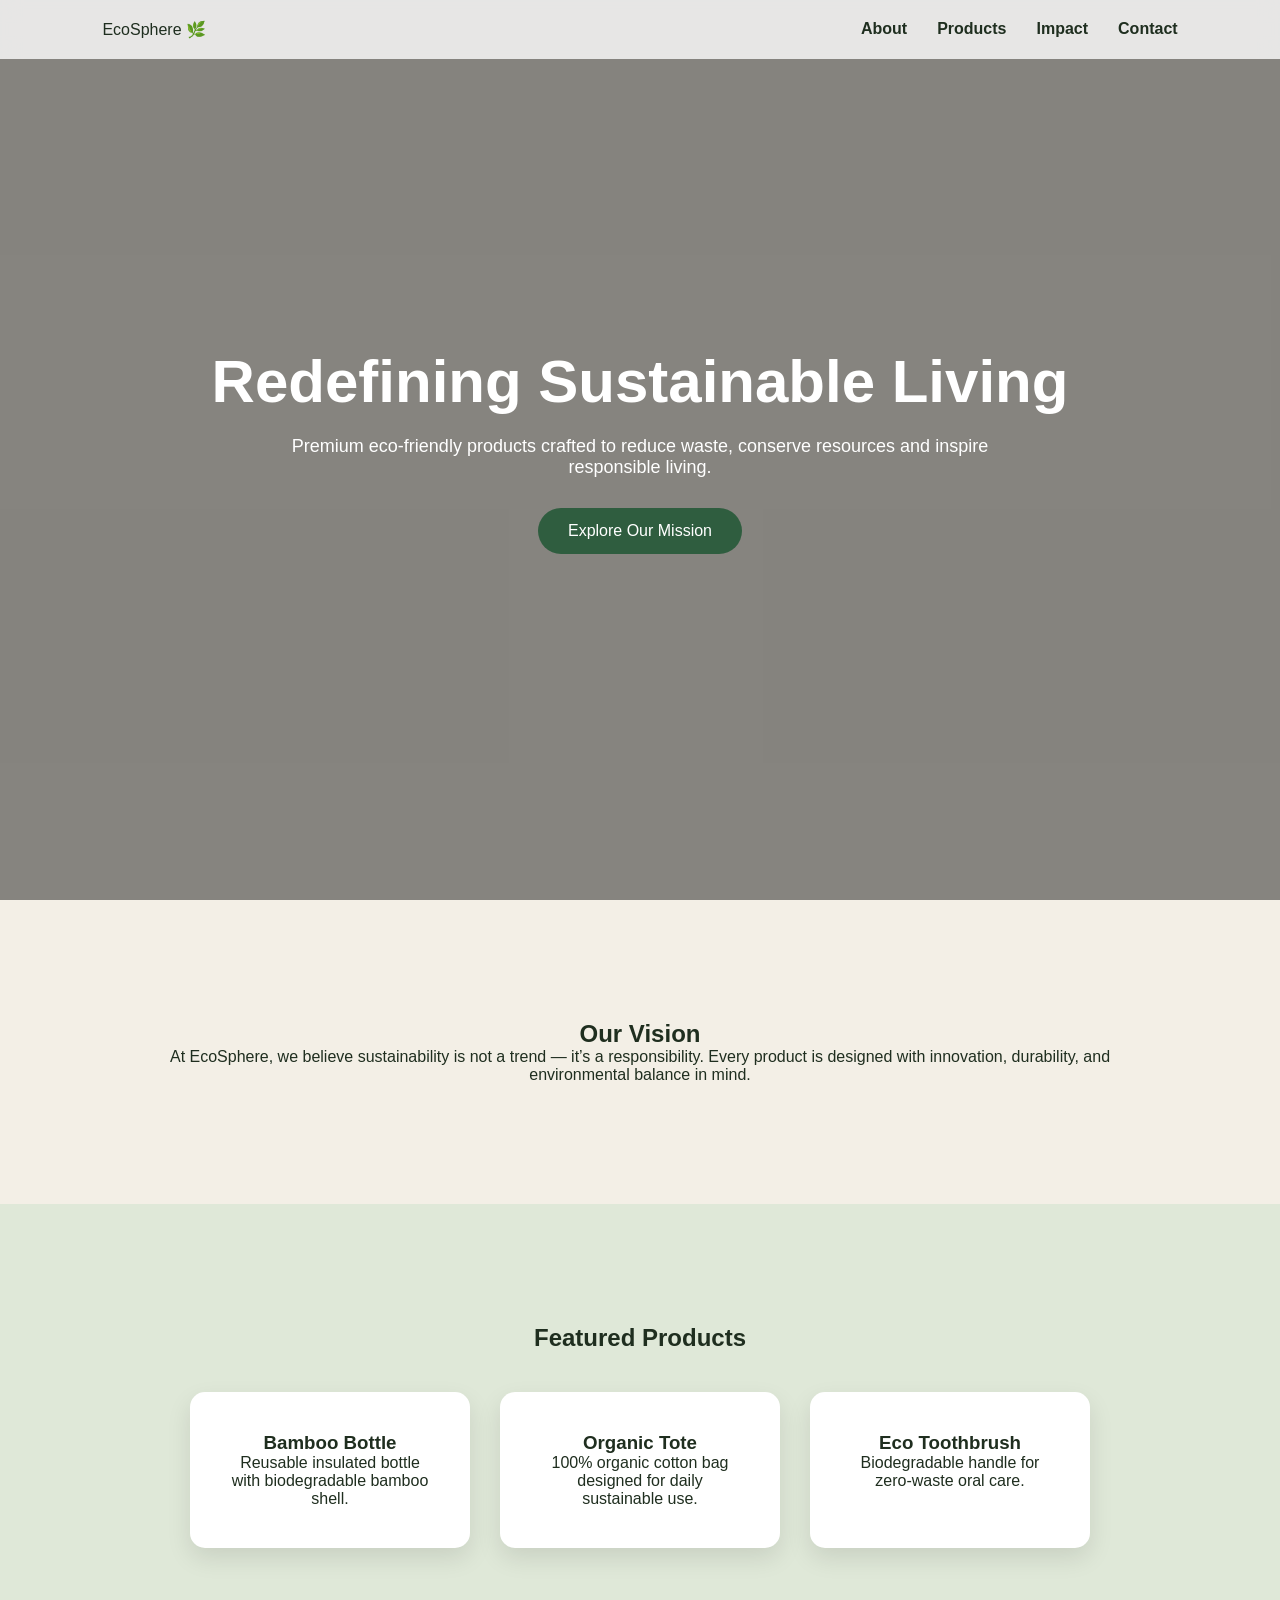
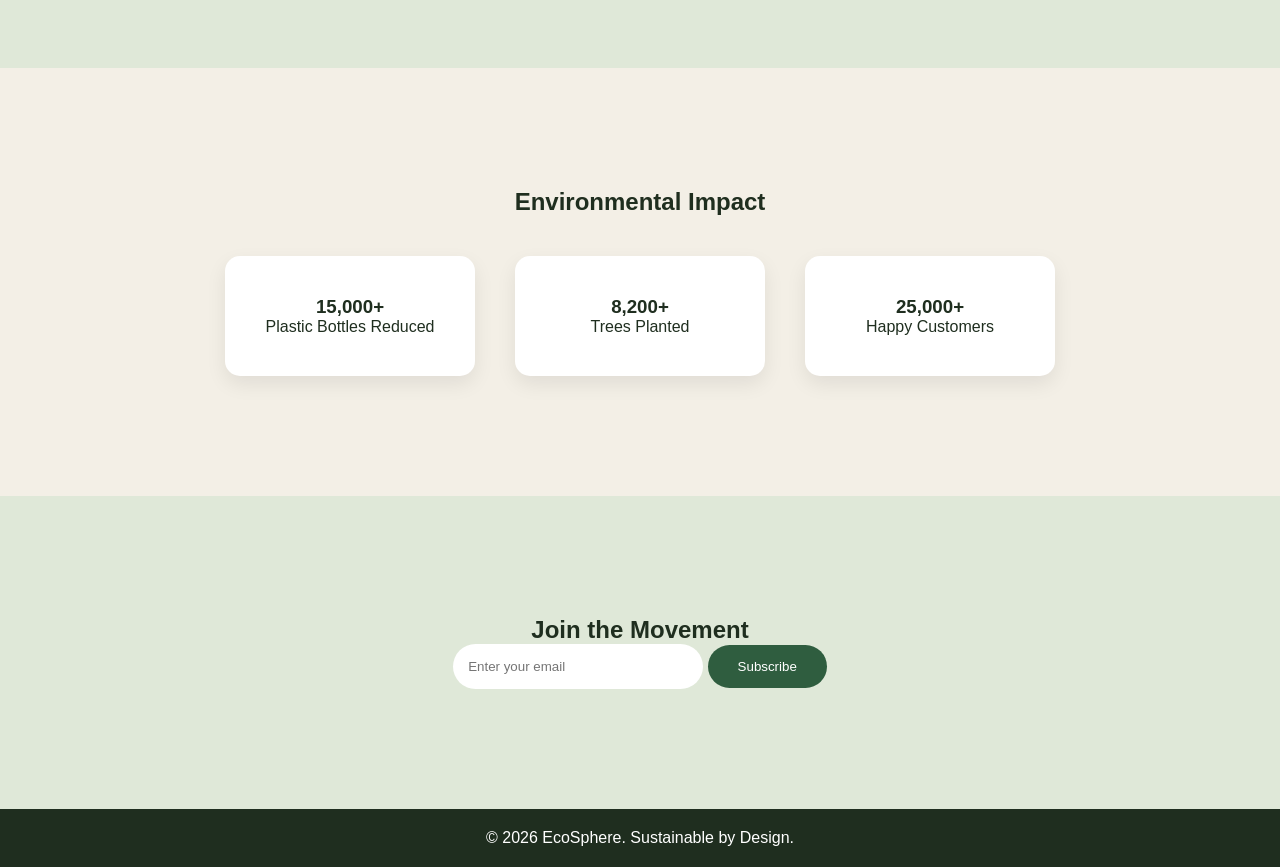
<file: Task2/index.html>
<!DOCTYPE html>
<html lang="en">
<head>
<meta charset="UTF-8">
<meta name="viewport" content="width=device-width, initial-scale=1.0">
<title>EcoSphere</title>
<link rel="stylesheet" href="style.css">
</head>
<body>

<nav class="navbar">
    <div class="logo">EcoSphere 🌿</div>
    <ul>
        <li><a href="#about">About</a></li>
        <li><a href="#products">Products</a></li>
        <li><a href="#impact">Impact</a></li>
        <li><a href="#contact">Contact</a></li>
    </ul>
</nav>

<section class="hero" id="hero">
    <div class="hero-bg" id="heroBg"></div>
    <div class="hero-content" id="heroContent">
        <h1>Redefining Sustainable Living</h1>
        <p>
            Premium eco-friendly products crafted to reduce waste,
            conserve resources and inspire responsible living.
        </p>
        <a href="#about" class="btn">Explore Our Mission</a>
    </div>
</section>

<section id="about" class="section reveal">
    <h2>Our Vision</h2>
    <p>
        At EcoSphere, we believe sustainability is not a trend —
        it’s a responsibility. Every product is designed with
        innovation, durability, and environmental balance in mind.
    </p>
</section>

<section id="products" class="section alt reveal">
    <h2>Featured Products</h2>
    <div class="cards">
        <div class="card">
            <h3>Bamboo Bottle</h3>
            <p>Reusable insulated bottle with biodegradable bamboo shell.</p>
        </div>
        <div class="card">
            <h3>Organic Tote</h3>
            <p>100% organic cotton bag designed for daily sustainable use.</p>
        </div>
        <div class="card">
            <h3>Eco Toothbrush</h3>
            <p>Biodegradable handle for zero-waste oral care.</p>
        </div>
    </div>
</section>

<section id="impact" class="section reveal">
    <h2>Environmental Impact</h2>
    <div class="impact-grid">
        <div class="impact-box">
            <h3>15,000+</h3>
            <p>Plastic Bottles Reduced</p>
        </div>
        <div class="impact-box">
            <h3>8,200+</h3>
            <p>Trees Planted</p>
        </div>
        <div class="impact-box">
            <h3>25,000+</h3>
            <p>Happy Customers</p>
        </div>
    </div>
</section>

<section id="contact" class="section alt reveal">
    <h2>Join the Movement</h2>
    <div class="subscribe">
        <input type="email" placeholder="Enter your email">
        <button class="btn">Subscribe</button>
    </div>
</section>

<footer>
    © 2026 EcoSphere. Sustainable by Design.
</footer>

<script>

// Smooth scroll
document.querySelectorAll('a[href^="#"]').forEach(anchor => {
    anchor.addEventListener("click", function(e) {
        e.preventDefault();
        document.querySelector(this.getAttribute("href"))
            .scrollIntoView({ behavior: "smooth" });
    });
});

// Scroll reveal
const reveals = document.querySelectorAll(".reveal");
window.addEventListener("scroll", () => {
    reveals.forEach((el) => {
        const top = el.getBoundingClientRect().top;
        if (top < window.innerHeight - 100) {
            el.classList.add("active");
        }
    });
});

// HERO animation reset logic
const heroBg = document.getElementById("heroBg");

window.addEventListener("scroll", () => {
    if (window.scrollY === 0) {
        heroBg.classList.remove("zoomed");
        void heroBg.offsetWidth;
        heroBg.classList.add("zoomed");
    } else {
        heroBg.classList.remove("zoomed");
    }
});

window.onload = () => {
    heroBg.classList.add("zoomed");
};

</script>

</body>
</html>
</file>
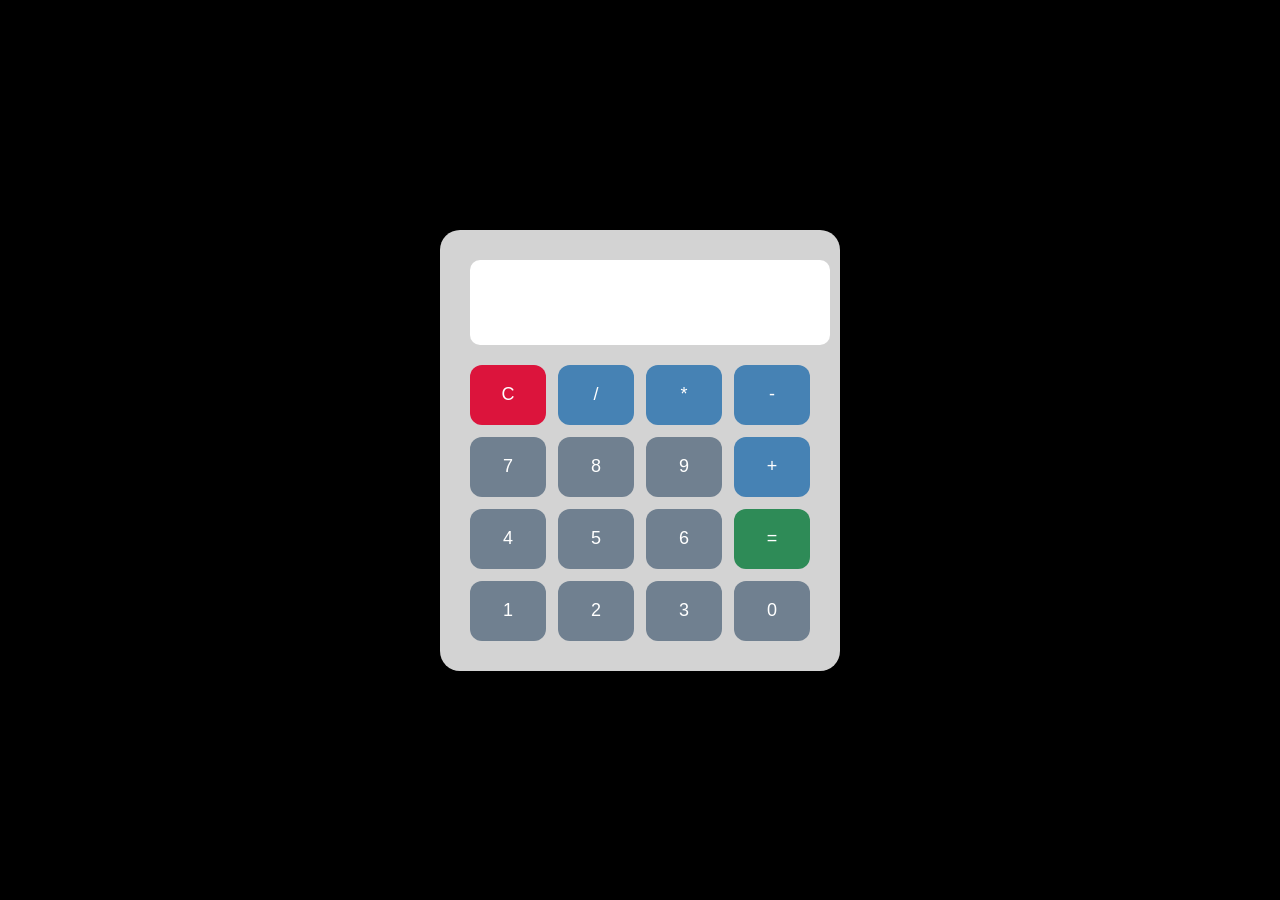
<file: Task3/index.html>
<!DOCTYPE html>
<html>
<head>
    <title>Calculator</title>
    <link rel="stylesheet" href="style.css">
</head>
<body>

<div class="calculator">

    <input type="text" id="display" readonly>

    <div class="buttons">

        <button class="clear">C</button>
        <button class="operator">/</button>
        <button class="operator">*</button>
        <button class="operator">-</button>

        <button>7</button>
        <button>8</button>
        <button>9</button>
        <button class="operator">+</button>

        <button>4</button>
        <button>5</button>
        <button>6</button>
        <button class="equal">=</button>

        <button>1</button>
        <button>2</button>
        <button>3</button>
        <button>0</button>

    </div>

</div>

<script src="script.js"></script>
</body>
</html>
</file>
<file: Task2/style.css>
* {
    margin: 0;
    padding: 0;
    box-sizing: border-box;
    font-family: 'Poppins', sans-serif;
}

html {
    scroll-behavior: smooth;
}

body {
    background: #f3efe6;
    color: #1f2e1f;
}

/* NAVBAR */
.navbar {
    position: fixed;
    width: 100%;
    padding: 20px 8%;
    display: flex;
    justify-content: space-between;
    background: rgba(255,255,255,0.8);
    backdrop-filter: blur(10px);
    z-index: 1000;
}

.navbar a {
    text-decoration: none;
    color: #1f2e1f;
    font-weight: 600;
}

.navbar ul {
    display: flex;
    gap: 30px;
    list-style: none;
}

/* HERO */
.hero {
    height: 100vh;
    position: relative;
    overflow: hidden;
}

.hero-bg {
    position: absolute;
    width: 100%;
    height: 100%;
    background: url('https://images.unsplash.com/photo-1501004318641-b39e6451bec6') center/cover no-repeat;
    transform: scale(1.3);
    transition: transform 2s ease;
}

.hero-bg.zoomed {
    transform: scale(1);
}

.hero-content {
    position: relative;
    z-index: 2;
    height: 100%;
    display: flex;
    flex-direction: column;
    justify-content: center;
    align-items: center;
    padding: 0 10%;
    text-align: center;
    background: rgba(0,0,0,0.45);
    color: white;
}

.hero-content h1 {
    font-size: 60px;
    margin-bottom: 20px;
}

.hero-content p {
    max-width: 700px;
    font-size: 18px;
    margin-bottom: 30px;
}

/* BUTTON */
.btn {
    padding: 14px 30px;
    background: #2f5d3f;
    color: white;
    border-radius: 30px;
    text-decoration: none;
    border: none;
    cursor: pointer;
    transition: 0.3s;
}

.btn:hover {
    background: #3e7a55;
    transform: scale(1.05);
}

/* SECTION */
.section {
    padding: 120px 10%;
    text-align: center;
}

.alt {
    background: #dfe8d8;
}

/* CARDS */
.cards {
    display: flex;
    gap: 30px;
    margin-top: 40px;
    justify-content: center;
    flex-wrap: wrap;
}

.card {
    background: white;
    padding: 40px;
    border-radius: 15px;
    width: 280px;
    box-shadow: 0 10px 25px rgba(0,0,0,0.1);
    transition: 0.4s;
}

.card:hover {
    transform: translateY(-10px);
}

/* IMPACT */
.impact-grid {
    display: flex;
    gap: 40px;
    margin-top: 40px;
    justify-content: center;
    flex-wrap: wrap;
}

.impact-box {
    background: #ffffff;
    padding: 40px;
    border-radius: 15px;
    width: 250px;
    box-shadow: 0 8px 20px rgba(0,0,0,0.08);
    transition: 0.4s;
}

.impact-box:hover {
    transform: scale(1.05);
}

/* SUBSCRIBE */
.subscribe input {
    padding: 15px;
    border-radius: 25px;
    border: none;
    width: 250px;
}

/* REVEAL */
.reveal {
    opacity: 0;
    transform: translateY(80px);
    transition: 1s ease;
}

.reveal.active {
    opacity: 1;
    transform: translateY(0);
}

footer {
    background: #1f2e1f;
    color: white;
    text-align: center;
    padding: 20px;
}
</file>
<file: Task3/style.css>
body {
    margin: 0;
    height: 100vh;
    display: flex;
    justify-content: center;
    align-items: center;
    background-color: black;
    font-family: Arial, sans-serif;
}

.calculator {
    background-color: lightgray;
    padding: 30px;
    border-radius: 20px;
    width: 340px;
}

#display {
    width: 100%;
    height: 65px;
    margin-bottom: 20px;
    font-size: 26px;
    text-align: right;
    padding: 10px;
    border: none;
    border-radius: 10px;
    background-color: white;
}

.buttons {
    display: grid;
    grid-template-columns: repeat(4, 1fr);
    gap: 12px;
}

button {
    height: 60px;
    font-size: 18px;
    border: none;
    border-radius: 12px;
    background-color: slategray;
    color: white;
    cursor: pointer;
    transition: transform 0.1s, background-color 0.3s;
}

button:active {
    transform: scale(0.95);
}

/* Special buttons */

.operator {
    background-color: steelblue;
}

.operator:hover {
    background-color: royalblue;
}

.equal {
    background-color: seagreen;
}

.equal:hover {
    background-color: green;
}

.clear {
    background-color: crimson;
}

.clear:hove
</file>
